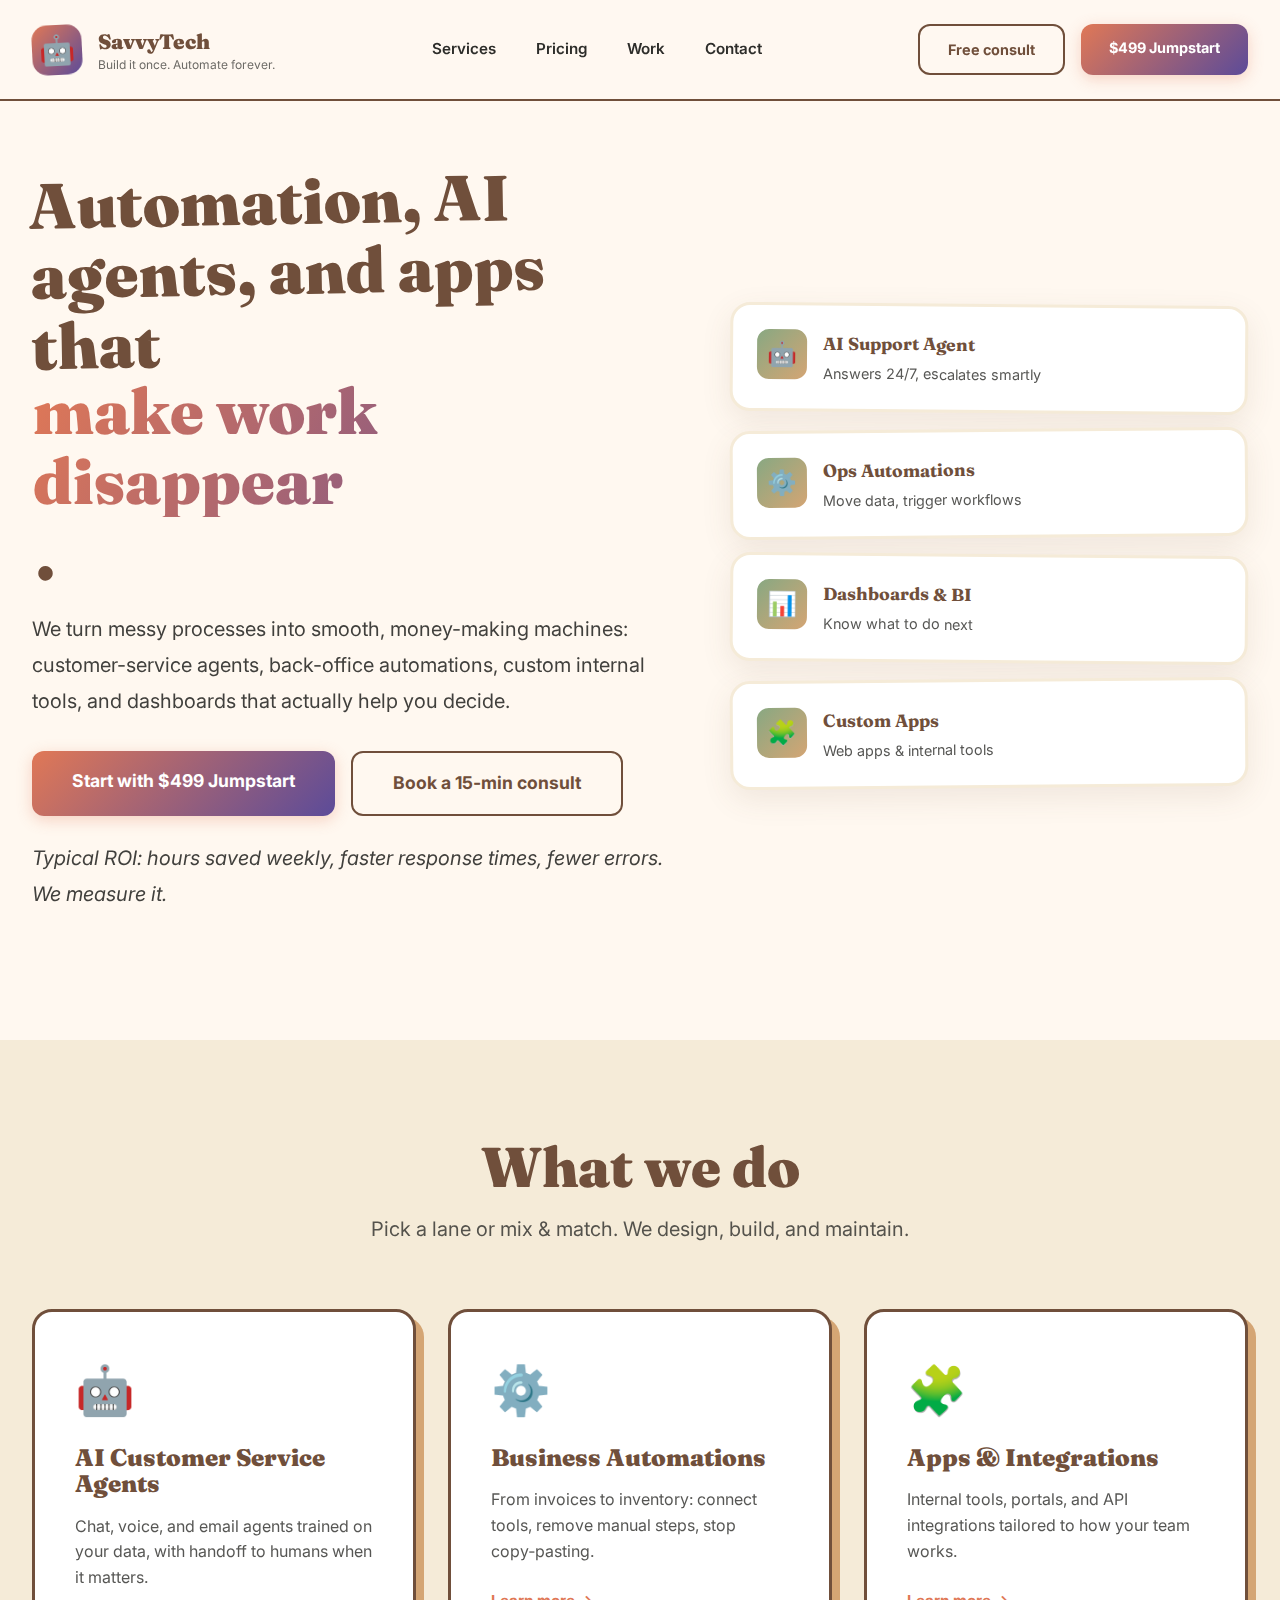
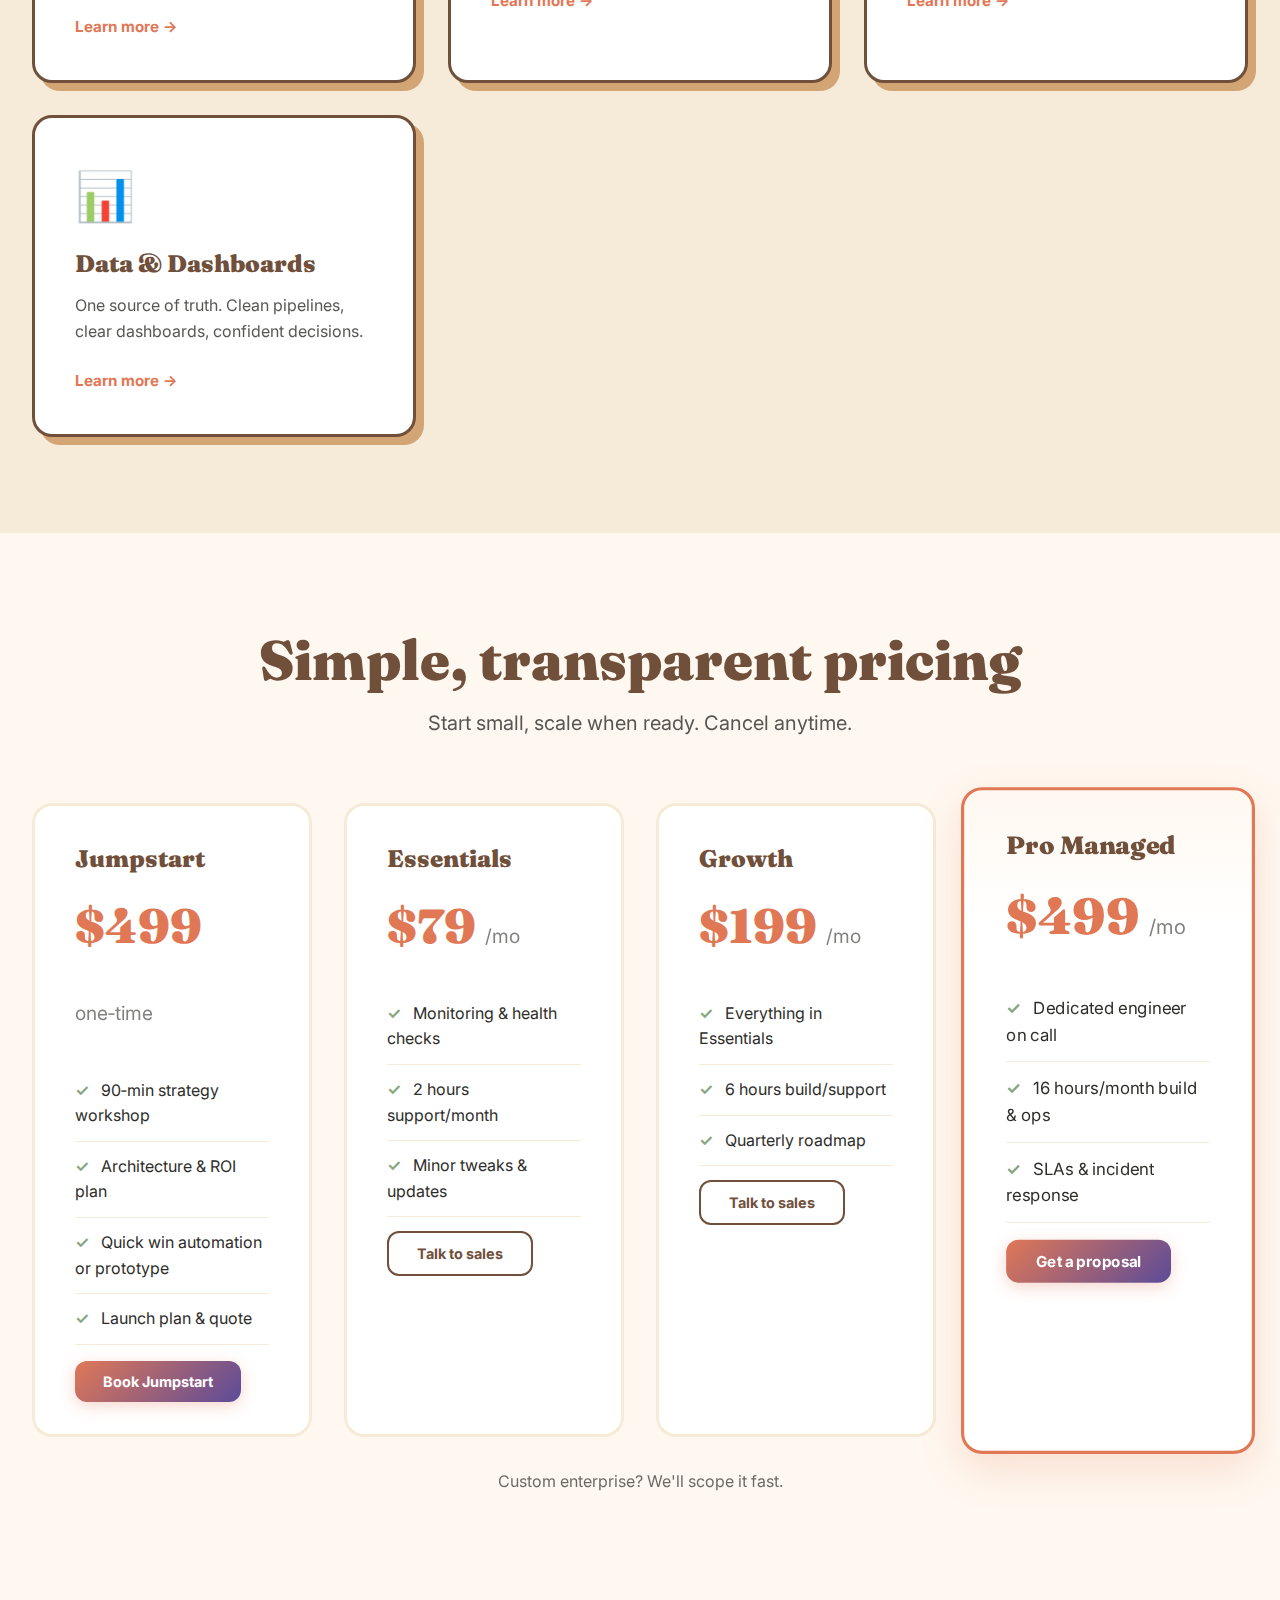
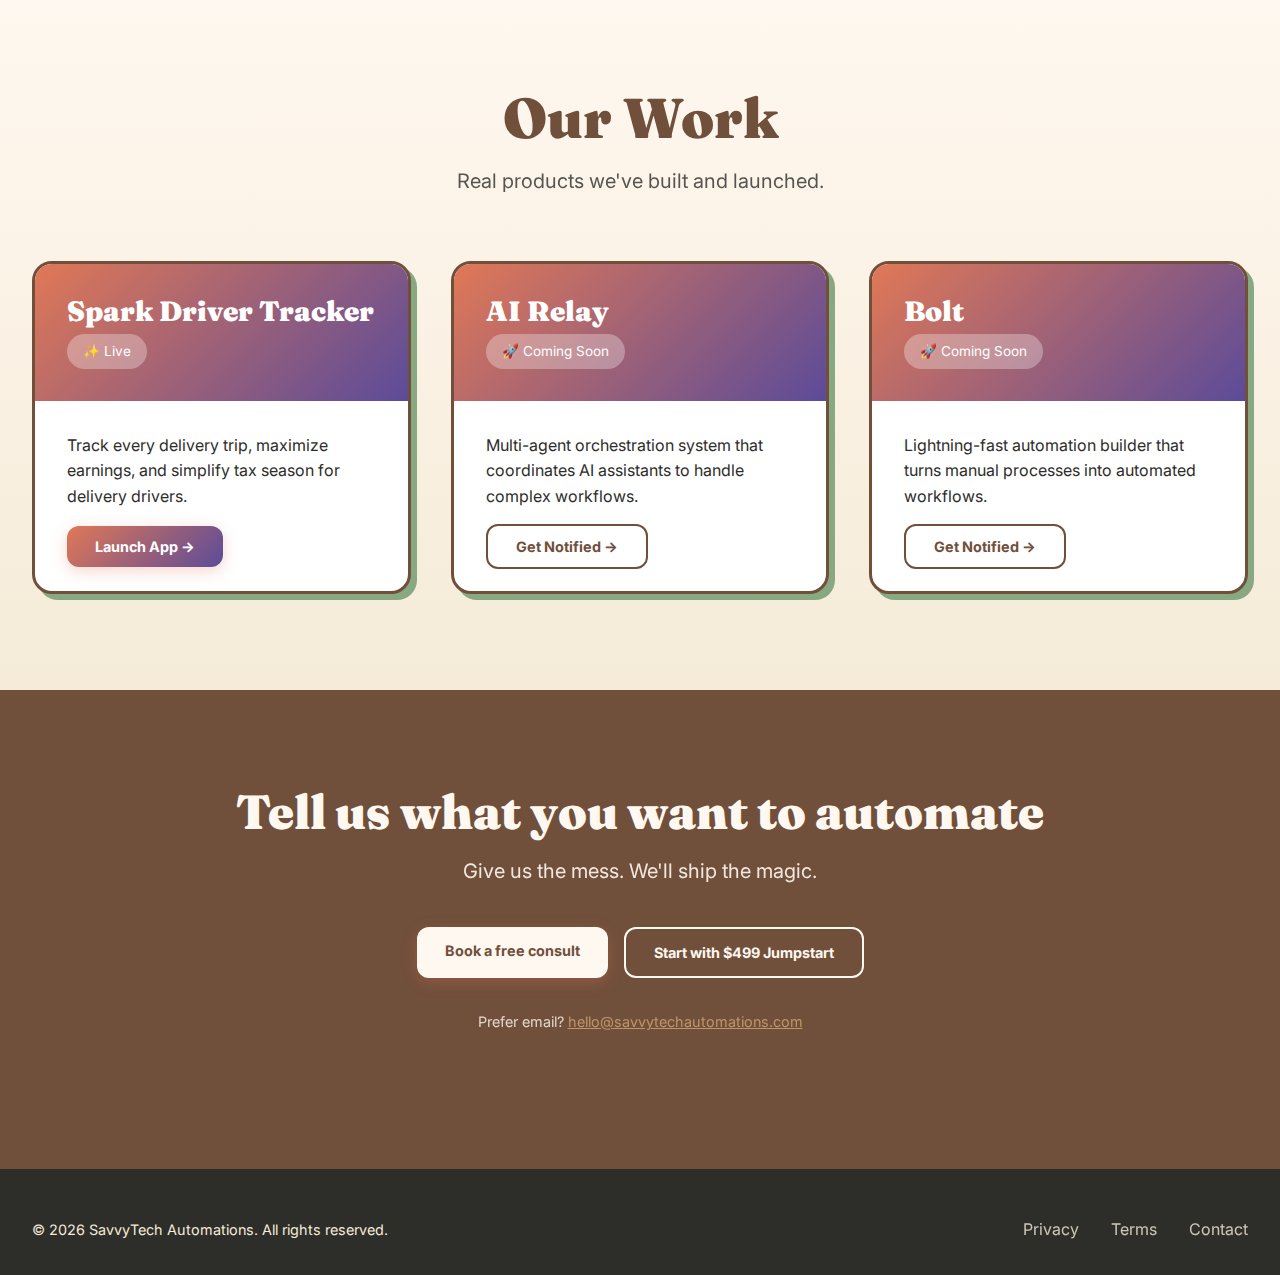
<file: index.html>
<!doctype html>
<html lang="en">
<head>
  <meta charset="utf-8" />
  <meta name="viewport" content="width=device-width, initial-scale=1" />
  <title>SavvyTech Automations — Build it once. Automate forever.</title>
  <meta name="description" content="Automation, AI agents, custom apps, and data dashboards for small biz to enterprise. Start with a $499 Jumpstart or book a free consult." />
  <link href="https://fonts.googleapis.com/css2?family=Inter:wght@400;600;800&family=Fraunces:wght@700;900&display=swap" rel="stylesheet">
  <meta property="og:title" content="SavvyTech Automations" />
  <meta property="og:description" content="We build automations, AI support agents, internal apps, and revenue-boosting data workflows." />
  <meta property="og:type" content="website" />
  <meta property="og:url" content="https://savvytechautomations.com" />
  <style>
    * {
      margin: 0;
      padding: 0;
      box-sizing: border-box;
    }

    :root {
      /* 2025 Trend: Earth tones + vibrant accents */
      --mocha: #704F3B;
      --tan: #D4A574;
      --sage: #88A882;
      --terracotta: #E07856;
      --deep-purple: #5C4B99;
      --warm-white: #FFF8F0;
      --charcoal: #2D2D2A;
      --cream: #F5EBD8;
    }

    body {
      font-family: 'Inter', -apple-system, BlinkMacSystemFont, sans-serif;
      background: var(--warm-white);
      color: var(--charcoal);
      line-height: 1.6;
    }

    /* Expressive typography - High contrast serif + sans-serif */
    h1, h2, h3 {
      font-family: 'Fraunces', serif;
      font-weight: 900;
      line-height: 1.1;
    }

    /* Header - Clean, sticky with earth tones */
    header {
      background: rgba(255, 248, 240, 0.95);
      backdrop-filter: blur(10px);
      border-bottom: 2px solid var(--mocha);
      position: sticky;
      top: 0;
      z-index: 100;
      padding: 1.5rem 2rem;
    }

    .header-container {
      max-width: 1400px;
      margin: 0 auto;
      display: flex;
      justify-content: space-between;
      align-items: center;
    }

    .logo {
      display: flex;
      align-items: center;
      gap: 1rem;
    }

    .logo-icon {
      width: 50px;
      height: 50px;
      background: linear-gradient(135deg, var(--terracotta) 0%, var(--deep-purple) 100%);
      border-radius: 15px;
      display: flex;
      align-items: center;
      justify-content: center;
      font-size: 1.8rem;
      transform: rotate(-3deg); /* Anti-design: intentional tilt */
    }

    .logo-text {
      font-family: 'Fraunces', serif;
      font-weight: 900;
      font-size: 1.3rem;
      color: var(--mocha);
    }

    .logo-tagline {
      font-size: 0.75rem;
      color: var(--charcoal);
      opacity: 0.7;
      margin-top: -4px;
    }

    nav {
      display: flex;
      gap: 2.5rem;
      align-items: center;
    }

    nav a {
      text-decoration: none;
      color: var(--charcoal);
      font-weight: 600;
      font-size: 0.95rem;
      transition: color 0.3s;
      position: relative;
    }

    nav a:hover {
      color: var(--terracotta);
    }

    nav a::after {
      content: '';
      position: absolute;
      bottom: -5px;
      left: 0;
      width: 0;
      height: 2px;
      background: var(--terracotta);
      transition: width 0.3s;
    }

    nav a:hover::after {
      width: 100%;
    }

    .cta-buttons {
      display: flex;
      gap: 1rem;
    }

    .btn {
      padding: 0.75rem 1.75rem;
      border-radius: 12px;
      font-weight: 700;
      text-decoration: none;
      transition: all 0.3s;
      font-size: 0.9rem;
      border: none;
      cursor: pointer;
    }

    .btn-primary {
      background: linear-gradient(135deg, var(--terracotta) 0%, var(--deep-purple) 100%);
      color: white;
      box-shadow: 0 4px 15px rgba(224, 120, 86, 0.3);
    }

    .btn-primary:hover {
      transform: translateY(-2px);
      box-shadow: 0 6px 20px rgba(224, 120, 86, 0.4);
    }

    .btn-secondary {
      background: transparent;
      border: 2px solid var(--mocha);
      color: var(--mocha);
    }

    .btn-secondary:hover {
      background: var(--mocha);
      color: var(--warm-white);
    }

    /* Hero - Asymmetric layout (anti-design trend) */
    .hero {
      max-width: 1400px;
      margin: 0 auto;
      padding: 4rem 2rem 6rem;
      display: grid;
      grid-template-columns: 1.1fr 0.9fr; /* Intentionally asymmetric */
      gap: 4rem;
      align-items: center;
    }

    .hero-content h1 {
      font-size: 4rem;
      color: var(--mocha);
      margin-bottom: 1.5rem;
      transform: rotate(-1deg); /* Subtle tilt for anti-design */
    }

    .hero-content h1 .highlight {
      background: linear-gradient(120deg, var(--terracotta) 0%, var(--deep-purple) 100%);
      -webkit-background-clip: text;
      -webkit-text-fill-color: transparent;
      background-clip: text;
      display: inline-block;
      transform: rotate(1deg); /* Counter-rotate for emphasis */
    }

    .hero-content p {
      font-size: 1.25rem;
      color: var(--charcoal);
      margin-bottom: 2rem;
      line-height: 1.8;
      opacity: 0.9;
    }

    .hero-buttons {
      display: flex;
      gap: 1rem;
      flex-wrap: wrap;
      margin-bottom: 1.5rem;
    }

    .hero-buttons .btn {
      padding: 1rem 2.5rem;
      font-size: 1.1rem;
    }

    .roi-note {
      font-size: 0.85rem;
      color: var(--mocha);
      font-style: italic;
    }

    /* Hero visual - photo cutout style */
    .hero-visual {
      position: relative;
    }

    .feature-card {
      background: white;
      border-radius: 20px;
      padding: 1.5rem;
      box-shadow: 0 10px 30px rgba(112, 79, 59, 0.1);
      border: 3px solid var(--cream);
      margin-bottom: 1rem;
      transform: rotate(0.5deg); /* Subtle rotation */
      transition: transform 0.3s;
    }

    .feature-card:nth-child(even) {
      transform: rotate(-0.5deg); /* Alternate rotation */
    }

    .feature-card:hover {
      transform: rotate(0deg) scale(1.02);
    }

    .feature-icon {
      width: 50px;
      height: 50px;
      background: linear-gradient(135deg, var(--sage) 0%, var(--tan) 100%);
      border-radius: 12px;
      display: flex;
      align-items: center;
      justify-content: center;
      font-size: 1.5rem;
      float: left;
      margin-right: 1rem;
    }

    .feature-title {
      font-family: 'Fraunces', serif;
      font-size: 1.1rem;
      font-weight: 700;
      color: var(--mocha);
      margin-bottom: 0.25rem;
    }

    .feature-desc {
      font-size: 0.9rem;
      color: var(--charcoal);
      opacity: 0.8;
    }

    /* Services - Bold, layered cards */
    .services {
      background: var(--cream);
      padding: 6rem 2rem;
    }

    .section-header {
      max-width: 800px;
      margin: 0 auto 4rem;
      text-align: center;
    }

    .section-header h2 {
      font-size: 3.5rem;
      color: var(--mocha);
      margin-bottom: 1rem;
    }

    .section-header p {
      font-size: 1.25rem;
      color: var(--charcoal);
      opacity: 0.8;
    }

    .services-grid {
      max-width: 1400px;
      margin: 0 auto;
      display: grid;
      grid-template-columns: repeat(auto-fit, minmax(300px, 1fr));
      gap: 2rem;
    }

    .service-card {
      background: white;
      padding: 2.5rem;
      border-radius: 20px;
      border: 3px solid var(--mocha);
      box-shadow: 8px 8px 0 var(--tan); /* Layered shadow - bold 2025 trend */
      transition: all 0.3s;
    }

    .service-card:hover {
      transform: translate(-4px, -4px);
      box-shadow: 12px 12px 0 var(--tan);
    }

    .service-card .emoji {
      font-size: 3rem;
      margin-bottom: 1rem;
    }

    .service-card h3 {
      font-size: 1.5rem;
      color: var(--mocha);
      margin-bottom: 1rem;
    }

    .service-card p {
      color: var(--charcoal);
      opacity: 0.8;
      margin-bottom: 1.5rem;
    }

    .service-card a {
      color: var(--terracotta);
      font-weight: 700;
      text-decoration: none;
      font-size: 0.95rem;
    }

    .service-card a:hover {
      text-decoration: underline;
    }

    /* Pricing - Warm, accessible */
    .pricing {
      padding: 6rem 2rem;
      background: var(--warm-white);
    }

    .pricing-grid {
      max-width: 1400px;
      margin: 0 auto;
      display: grid;
      grid-template-columns: repeat(auto-fit, minmax(280px, 1fr));
      gap: 2rem;
    }

    .pricing-card {
      background: white;
      border: 3px solid var(--cream);
      border-radius: 20px;
      padding: 2.5rem;
      transition: all 0.3s;
    }

    .pricing-card.featured {
      border-color: var(--terracotta);
      background: linear-gradient(180deg, var(--warm-white) 0%, white 20%);
      transform: scale(1.05);
      box-shadow: 0 15px 40px rgba(224, 120, 86, 0.2);
    }

    .pricing-card:hover {
      transform: translateY(-5px);
    }

    .pricing-card h3 {
      font-size: 1.5rem;
      color: var(--mocha);
      margin-bottom: 1rem;
    }

    .price {
      font-family: 'Fraunces', serif;
      font-size: 3rem;
      font-weight: 900;
      color: var(--terracotta);
      margin: 1rem 0;
    }

    .price span {
      font-size: 1.2rem;
      color: var(--charcoal);
      opacity: 0.6;
      font-family: 'Inter', sans-serif;
      font-weight: 400;
    }

    .pricing-card ul {
      list-style: none;
      margin: 1.5rem 0;
    }

    .pricing-card ul li {
      padding: 0.75rem 0;
      border-bottom: 1px solid var(--cream);
      color: var(--charcoal);
    }

    .pricing-card ul li::before {
      content: "✓";
      color: var(--sage);
      font-weight: bold;
      margin-right: 0.75rem;
    }

    .pricing-card .btn {
      width: 100%;
      text-align: center;
      margin-top: 1.5rem;
    }

    /* Work/Portfolio */
    .work {
      padding: 6rem 2rem;
      background: linear-gradient(180deg, var(--warm-white) 0%, var(--cream) 100%);
    }

    .work-grid {
      max-width: 1400px;
      margin: 0 auto;
      display: grid;
      grid-template-columns: repeat(auto-fit, minmax(350px, 1fr));
      gap: 2.5rem;
    }

    .work-card {
      background: white;
      border-radius: 20px;
      overflow: hidden;
      border: 3px solid var(--mocha);
      box-shadow: 6px 6px 0 var(--sage);
      transition: all 0.3s;
    }

    .work-card:hover {
      transform: translate(-3px, -3px);
      box-shadow: 9px 9px 0 var(--sage);
    }

    .work-header {
      background: linear-gradient(135deg, var(--terracotta) 0%, var(--deep-purple) 100%);
      padding: 2rem;
      color: white;
    }

    .work-header h3 {
      font-size: 1.75rem;
      margin-bottom: 0.5rem;
    }

    .badge {
      background: rgba(255, 255, 255, 0.3);
      padding: 0.4rem 1rem;
      border-radius: 20px;
      font-size: 0.85rem;
      display: inline-block;
    }

    .work-body {
      padding: 2rem;
    }

    .work-body p {
      color: var(--charcoal);
      margin-bottom: 1.5rem;
    }

    /* Contact - Dark, warm */
    .contact {
      background: var(--mocha);
      color: var(--warm-white);
      padding: 6rem 2rem;
      text-align: center;
    }

    .contact h2 {
      font-size: 3rem;
      color: var(--warm-white);
      margin-bottom: 1rem;
    }

    .contact p {
      font-size: 1.25rem;
      opacity: 0.9;
      margin-bottom: 2.5rem;
    }

    .contact-buttons {
      display: flex;
      gap: 1rem;
      justify-content: center;
      flex-wrap: wrap;
      margin-bottom: 2rem;
    }

    .contact-buttons .btn-primary {
      background: var(--warm-white);
      color: var(--mocha);
    }

    .contact-buttons .btn-secondary {
      border-color: var(--warm-white);
      color: var(--warm-white);
    }

    .contact-buttons .btn-secondary:hover {
      background: var(--warm-white);
      color: var(--mocha);
    }

    .contact .email-link {
      color: var(--tan);
      text-decoration: underline;
    }

    /* Footer */
    footer {
      background: var(--charcoal);
      color: var(--cream);
      padding: 3rem 2rem 2rem;
    }

    .footer-container {
      max-width: 1400px;
      margin: 0 auto;
      display: flex;
      justify-content: space-between;
      align-items: center;
      flex-wrap: wrap;
      gap: 2rem;
    }

    .footer-links {
      display: flex;
      gap: 2rem;
    }

    .footer-links a {
      color: var(--cream);
      text-decoration: none;
      opacity: 0.8;
      transition: opacity 0.3s;
    }

    .footer-links a:hover {
      opacity: 1;
    }

    /* Mobile responsive */
    @media (max-width: 968px) {
      nav {
        display: none; /* Simplify for mobile */
      }

      .hero {
        grid-template-columns: 1fr;
        padding: 3rem 1.5rem;
      }

      .hero-content h1 {
        font-size: 2.5rem;
      }

      .section-header h2 {
        font-size: 2.5rem;
      }

      .contact h2 {
        font-size: 2rem;
      }

      .footer-container {
        flex-direction: column;
        text-align: center;
      }
    }

    /* Large buttons - 2025 usability trend */
    @media (max-width: 768px) {
      .btn {
        width: 100%;
        padding: 1.25rem 2rem;
        font-size: 1rem;
      }

      .hero-buttons {
        flex-direction: column;
      }
    }
  </style>
</head>
<body>
  <!-- Header -->
  <header>
    <div class="header-container">
      <div class="logo">
        <div class="logo-icon">🤖</div>
        <div>
          <div class="logo-text">SavvyTech</div>
          <div class="logo-tagline">Build it once. Automate forever.</div>
        </div>
      </div>
      <nav>
        <a href="#services">Services</a>
        <a href="#pricing">Pricing</a>
        <a href="#work">Work</a>
        <a href="#contact">Contact</a>
      </nav>
      <div class="cta-buttons">
        <a href="#contact" class="btn btn-secondary">Free consult</a>
        <a href="#jumpstart" class="btn btn-primary">$499 Jumpstart</a>
      </div>
    </div>
  </header>

  <!-- Hero -->
  <section class="hero">
    <div class="hero-content">
      <h1>Automation, AI agents, and apps that <span class="highlight">make work disappear</span>.</h1>
      <p>We turn messy processes into smooth, money-making machines: customer-service agents, back-office automations, custom internal tools, and dashboards that actually help you decide.</p>
      <div class="hero-buttons">
        <a href="#jumpstart" class="btn btn-primary">Start with $499 Jumpstart</a>
        <a href="#contact" class="btn btn-secondary">Book a 15‑min consult</a>
      </div>
      <p class="roi-note">Typical ROI: hours saved weekly, faster response times, fewer errors. We measure it.</p>
    </div>
    <div class="hero-visual">
      <div class="feature-card">
        <div class="feature-icon">🤖</div>
        <div>
          <div class="feature-title">AI Support Agent</div>
          <div class="feature-desc">Answers 24/7, escalates smartly</div>
        </div>
      </div>
      <div class="feature-card">
        <div class="feature-icon">⚙️</div>
        <div>
          <div class="feature-title">Ops Automations</div>
          <div class="feature-desc">Move data, trigger workflows</div>
        </div>
      </div>
      <div class="feature-card">
        <div class="feature-icon">📊</div>
        <div>
          <div class="feature-title">Dashboards & BI</div>
          <div class="feature-desc">Know what to do next</div>
        </div>
      </div>
      <div class="feature-card">
        <div class="feature-icon">🧩</div>
        <div>
          <div class="feature-title">Custom Apps</div>
          <div class="feature-desc">Web apps & internal tools</div>
        </div>
      </div>
    </div>
  </section>

  <!-- Services -->
  <section id="services" class="services">
    <div class="section-header">
      <h2>What we do</h2>
      <p>Pick a lane or mix & match. We design, build, and maintain.</p>
    </div>
    <div class="services-grid">
      <div class="service-card">
        <div class="emoji">🤖</div>
        <h3>AI Customer Service Agents</h3>
        <p>Chat, voice, and email agents trained on your data, with handoff to humans when it matters.</p>
        <a href="#contact">Learn more →</a>
      </div>
      <div class="service-card">
        <div class="emoji">⚙️</div>
        <h3>Business Automations</h3>
        <p>From invoices to inventory: connect tools, remove manual steps, stop copy‑pasting.</p>
        <a href="#contact">Learn more →</a>
      </div>
      <div class="service-card">
        <div class="emoji">🧩</div>
        <h3>Apps & Integrations</h3>
        <p>Internal tools, portals, and API integrations tailored to how your team works.</p>
        <a href="#contact">Learn more →</a>
      </div>
      <div class="service-card">
        <div class="emoji">📊</div>
        <h3>Data & Dashboards</h3>
        <p>One source of truth. Clean pipelines, clear dashboards, confident decisions.</p>
        <a href="#contact">Learn more →</a>
      </div>
    </div>
  </section>

  <!-- Pricing -->
  <section id="pricing" class="pricing">
    <div class="section-header">
      <h2>Simple, transparent pricing</h2>
      <p>Start small, scale when ready. Cancel anytime.</p>
    </div>
    <div class="pricing-grid">
      <div id="jumpstart" class="pricing-card">
        <h3>Jumpstart</h3>
        <div class="price">$499 <span>one‑time</span></div>
        <ul>
          <li>90‑min strategy workshop</li>
          <li>Architecture & ROI plan</li>
          <li>Quick win automation or prototype</li>
          <li>Launch plan & quote</li>
        </ul>
        <a href="#contact" class="btn btn-primary">Book Jumpstart</a>
      </div>
      <div class="pricing-card">
        <h3>Essentials</h3>
        <div class="price">$79 <span>/mo</span></div>
        <ul>
          <li>Monitoring & health checks</li>
          <li>2 hours support/month</li>
          <li>Minor tweaks & updates</li>
        </ul>
        <a href="#contact" class="btn btn-secondary">Talk to sales</a>
      </div>
      <div class="pricing-card">
        <h3>Growth</h3>
        <div class="price">$199 <span>/mo</span></div>
        <ul>
          <li>Everything in Essentials</li>
          <li>6 hours build/support</li>
          <li>Quarterly roadmap</li>
        </ul>
        <a href="#contact" class="btn btn-secondary">Talk to sales</a>
      </div>
      <div class="pricing-card featured">
        <h3>Pro Managed</h3>
        <div class="price">$499 <span>/mo</span></div>
        <ul>
          <li>Dedicated engineer on call</li>
          <li>16 hours/month build & ops</li>
          <li>SLAs & incident response</li>
        </ul>
        <a href="#contact" class="btn btn-primary">Get a proposal</a>
      </div>
    </div>
    <p style="text-align: center; margin-top: 2rem; color: var(--charcoal); opacity: 0.7;">Custom enterprise? We'll scope it fast.</p>
  </section>

  <!-- Work/Products -->
  <section id="work" class="work">
    <div class="section-header">
      <h2>Our Work</h2>
      <p>Real products we've built and launched.</p>
    </div>
    <div class="work-grid">
      <div class="work-card">
        <div class="work-header">
          <h3>Spark Driver Tracker</h3>
          <span class="badge">✨ Live</span>
        </div>
        <div class="work-body">
          <p>Track every delivery trip, maximize earnings, and simplify tax season for delivery drivers.</p>
          <a href="https://sparkdrivertracker-gatvawrbusycdxuyat6lmb.streamlit.app" class="btn btn-primary">Launch App →</a>
        </div>
      </div>
      <div class="work-card">
        <div class="work-header">
          <h3>AI Relay</h3>
          <span class="badge">🚀 Coming Soon</span>
        </div>
        <div class="work-body">
          <p>Multi-agent orchestration system that coordinates AI assistants to handle complex workflows.</p>
          <a href="#contact" class="btn btn-secondary">Get Notified →</a>
        </div>
      </div>
      <div class="work-card">
        <div class="work-header">
          <h3>Bolt</h3>
          <span class="badge">🚀 Coming Soon</span>
        </div>
        <div class="work-body">
          <p>Lightning-fast automation builder that turns manual processes into automated workflows.</p>
          <a href="#contact" class="btn btn-secondary">Get Notified →</a>
        </div>
      </div>
    </div>
  </section>

  <!-- Contact -->
  <section id="contact" class="contact">
    <div>
      <h2>Tell us what you want to automate</h2>
      <p>Give us the mess. We'll ship the magic.</p>
      <div class="contact-buttons">
        <a href="mailto:hello@savvytechautomations.com" class="btn btn-primary">Book a free consult</a>
        <a href="#jumpstart" class="btn btn-secondary">Start with $499 Jumpstart</a>
      </div>
      <p style="font-size: 0.9rem; opacity: 0.8;">Prefer email? <a href="mailto:hello@savvytechautomations.com" class="email-link">hello@savvytechautomations.com</a></p>
    </div>
  </section>

  <!-- Footer -->
  <footer>
    <div class="footer-container">
      <div style="font-size: 0.9rem;">© <span id="year"></span> SavvyTech Automations. All rights reserved.</div>
      <div class="footer-links">
        <a href="#">Privacy</a>
        <a href="#">Terms</a>
        <a href="mailto:hello@savvytechautomations.com">Contact</a>
      </div>
    </div>
  </footer>

  <script>
    document.getElementById('year').textContent = new Date().getFullYear();

    // Smooth scroll
    document.querySelectorAll('a[href^="#"]').forEach(anchor => {
      anchor.addEventListener('click', function(e) {
        e.preventDefault();
        const target = document.querySelector(this.getAttribute('href'));
        if (target) {
          target.scrollIntoView({ behavior: 'smooth', block: 'start' });
        }
      });
    });
  </script>
</body>
</html>
<!-- SSL cert renewal trigger - Sun Oct  5 22:56:23 CDT 2025 -->
</file>
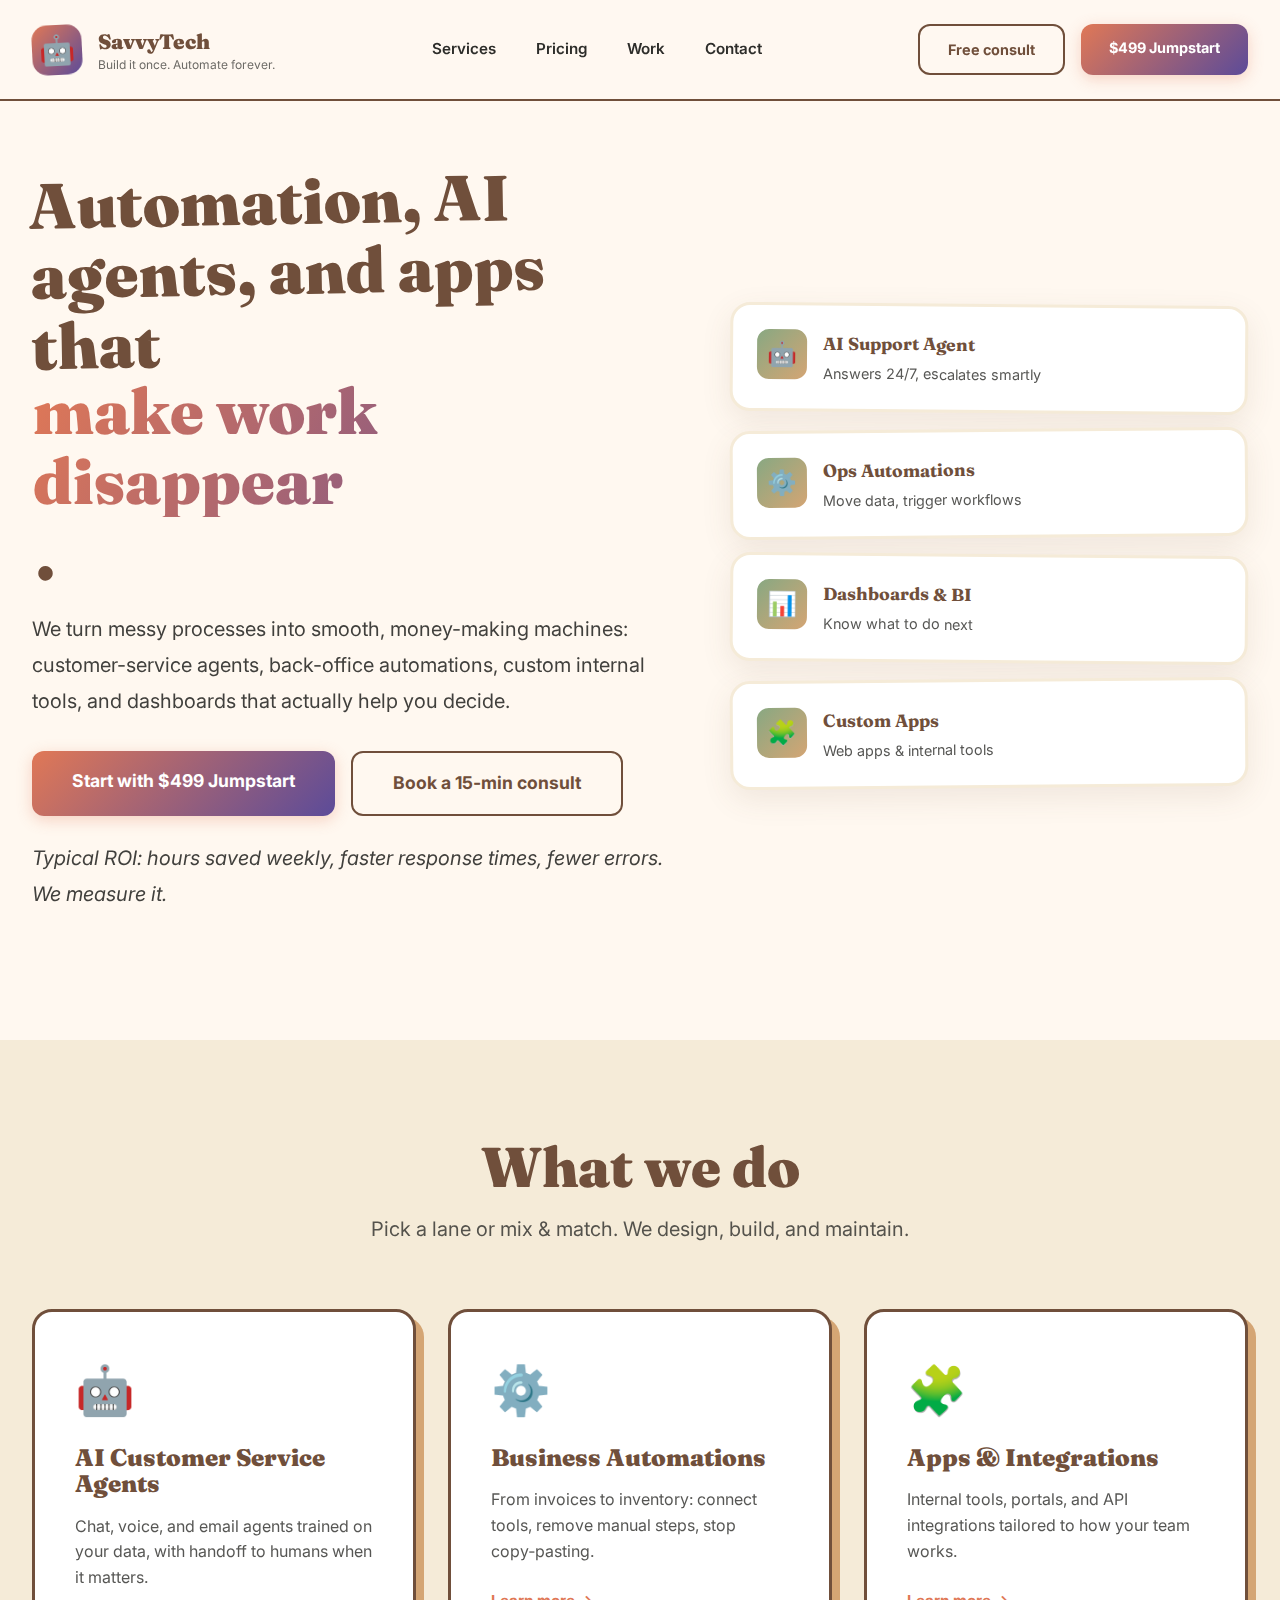
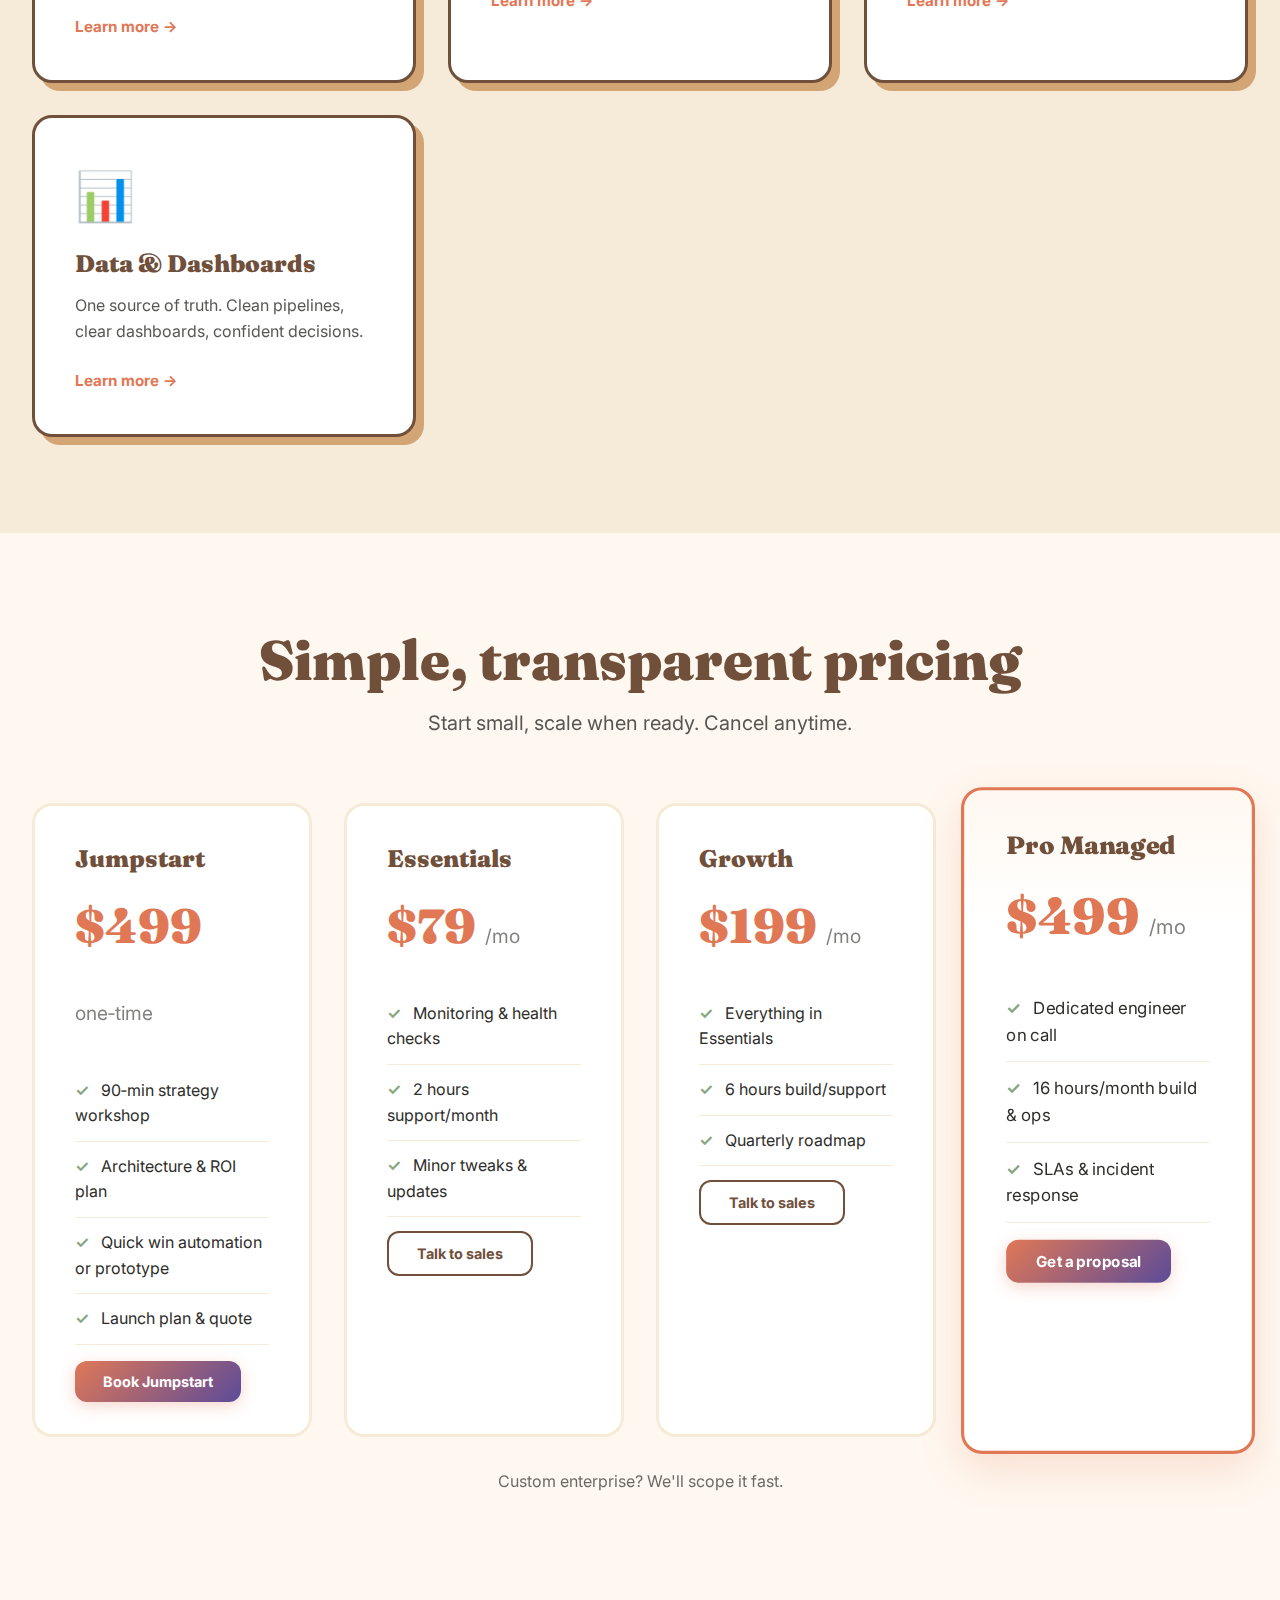
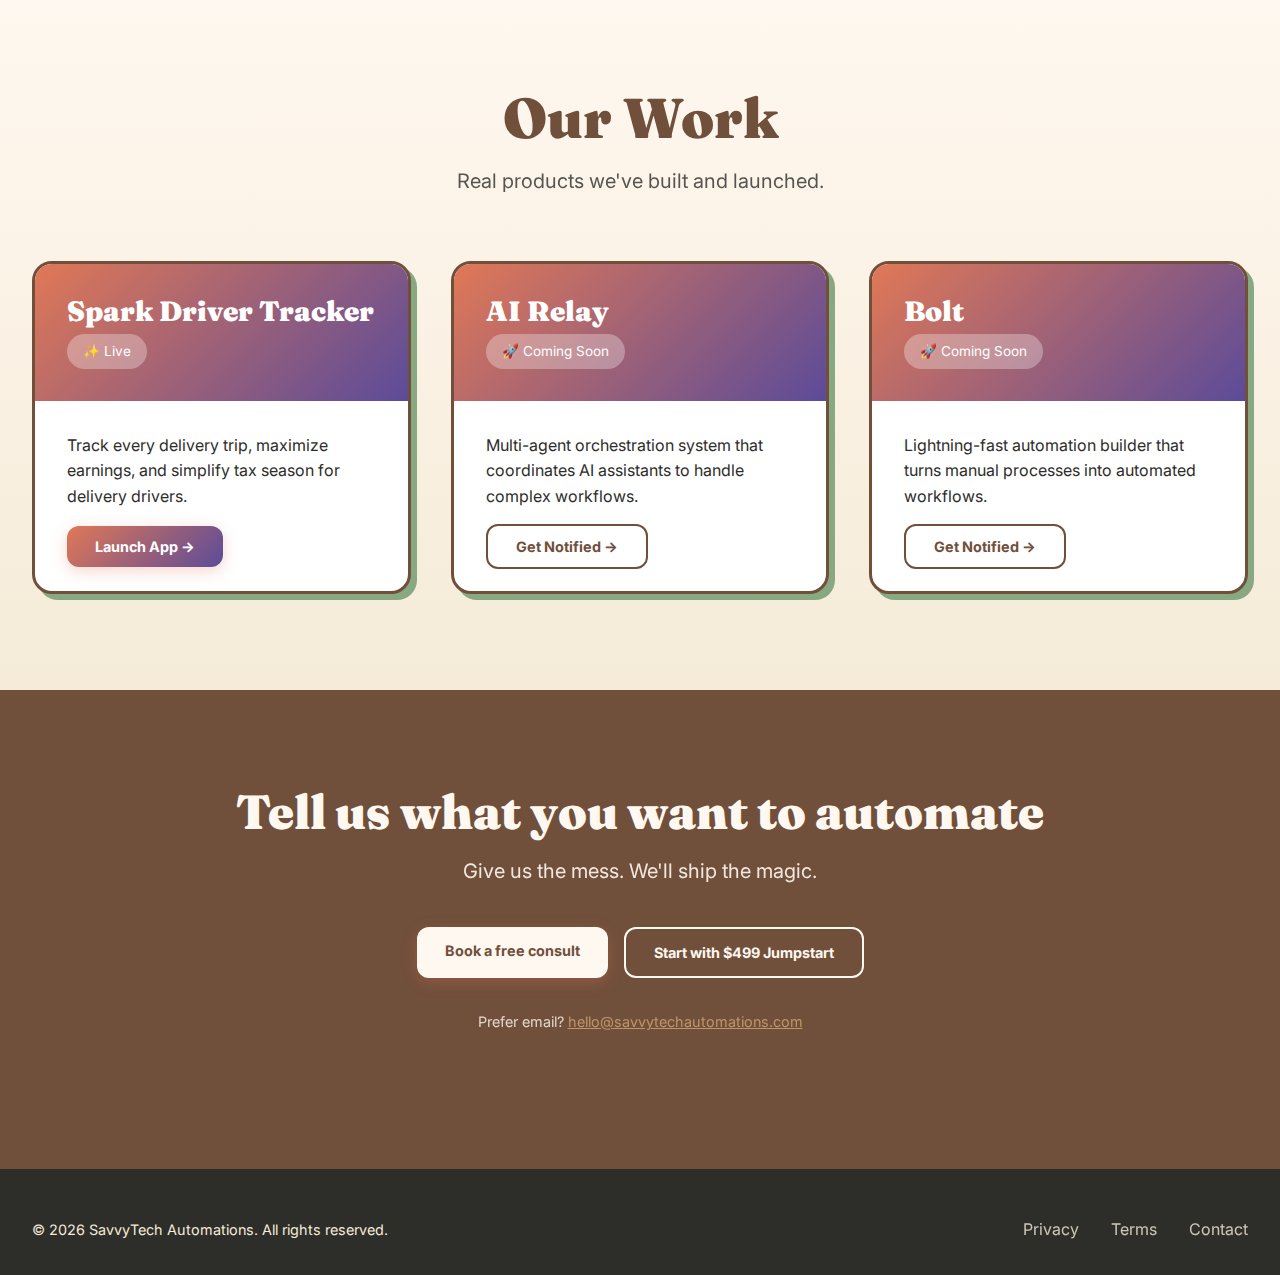
<file: index-2025-redesign.html>
<!doctype html>
<html lang="en">
<head>
  <meta charset="utf-8" />
  <meta name="viewport" content="width=device-width, initial-scale=1" />
  <title>SavvyTech Automations — Build it once. Automate forever.</title>
  <meta name="description" content="Automation, AI agents, custom apps, and data dashboards for small biz to enterprise. Start with a $499 Jumpstart or book a free consult." />
  <link href="https://fonts.googleapis.com/css2?family=Inter:wght@400;600;800&family=Fraunces:wght@700;900&display=swap" rel="stylesheet">
  <meta property="og:title" content="SavvyTech Automations" />
  <meta property="og:description" content="We build automations, AI support agents, internal apps, and revenue-boosting data workflows." />
  <meta property="og:type" content="website" />
  <meta property="og:url" content="https://savvytechautomations.com" />
  <style>
    * {
      margin: 0;
      padding: 0;
      box-sizing: border-box;
    }

    :root {
      /* 2025 Trend: Earth tones + vibrant accents */
      --mocha: #704F3B;
      --tan: #D4A574;
      --sage: #88A882;
      --terracotta: #E07856;
      --deep-purple: #5C4B99;
      --warm-white: #FFF8F0;
      --charcoal: #2D2D2A;
      --cream: #F5EBD8;
    }

    body {
      font-family: 'Inter', -apple-system, BlinkMacSystemFont, sans-serif;
      background: var(--warm-white);
      color: var(--charcoal);
      line-height: 1.6;
    }

    /* Expressive typography - High contrast serif + sans-serif */
    h1, h2, h3 {
      font-family: 'Fraunces', serif;
      font-weight: 900;
      line-height: 1.1;
    }

    /* Header - Clean, sticky with earth tones */
    header {
      background: rgba(255, 248, 240, 0.95);
      backdrop-filter: blur(10px);
      border-bottom: 2px solid var(--mocha);
      position: sticky;
      top: 0;
      z-index: 100;
      padding: 1.5rem 2rem;
    }

    .header-container {
      max-width: 1400px;
      margin: 0 auto;
      display: flex;
      justify-content: space-between;
      align-items: center;
    }

    .logo {
      display: flex;
      align-items: center;
      gap: 1rem;
    }

    .logo-icon {
      width: 50px;
      height: 50px;
      background: linear-gradient(135deg, var(--terracotta) 0%, var(--deep-purple) 100%);
      border-radius: 15px;
      display: flex;
      align-items: center;
      justify-content: center;
      font-size: 1.8rem;
      transform: rotate(-3deg); /* Anti-design: intentional tilt */
    }

    .logo-text {
      font-family: 'Fraunces', serif;
      font-weight: 900;
      font-size: 1.3rem;
      color: var(--mocha);
    }

    .logo-tagline {
      font-size: 0.75rem;
      color: var(--charcoal);
      opacity: 0.7;
      margin-top: -4px;
    }

    nav {
      display: flex;
      gap: 2.5rem;
      align-items: center;
    }

    nav a {
      text-decoration: none;
      color: var(--charcoal);
      font-weight: 600;
      font-size: 0.95rem;
      transition: color 0.3s;
      position: relative;
    }

    nav a:hover {
      color: var(--terracotta);
    }

    nav a::after {
      content: '';
      position: absolute;
      bottom: -5px;
      left: 0;
      width: 0;
      height: 2px;
      background: var(--terracotta);
      transition: width 0.3s;
    }

    nav a:hover::after {
      width: 100%;
    }

    .cta-buttons {
      display: flex;
      gap: 1rem;
    }

    .btn {
      padding: 0.75rem 1.75rem;
      border-radius: 12px;
      font-weight: 700;
      text-decoration: none;
      transition: all 0.3s;
      font-size: 0.9rem;
      border: none;
      cursor: pointer;
    }

    .btn-primary {
      background: linear-gradient(135deg, var(--terracotta) 0%, var(--deep-purple) 100%);
      color: white;
      box-shadow: 0 4px 15px rgba(224, 120, 86, 0.3);
    }

    .btn-primary:hover {
      transform: translateY(-2px);
      box-shadow: 0 6px 20px rgba(224, 120, 86, 0.4);
    }

    .btn-secondary {
      background: transparent;
      border: 2px solid var(--mocha);
      color: var(--mocha);
    }

    .btn-secondary:hover {
      background: var(--mocha);
      color: var(--warm-white);
    }

    /* Hero - Asymmetric layout (anti-design trend) */
    .hero {
      max-width: 1400px;
      margin: 0 auto;
      padding: 4rem 2rem 6rem;
      display: grid;
      grid-template-columns: 1.1fr 0.9fr; /* Intentionally asymmetric */
      gap: 4rem;
      align-items: center;
    }

    .hero-content h1 {
      font-size: 4rem;
      color: var(--mocha);
      margin-bottom: 1.5rem;
      transform: rotate(-1deg); /* Subtle tilt for anti-design */
    }

    .hero-content h1 .highlight {
      background: linear-gradient(120deg, var(--terracotta) 0%, var(--deep-purple) 100%);
      -webkit-background-clip: text;
      -webkit-text-fill-color: transparent;
      background-clip: text;
      display: inline-block;
      transform: rotate(1deg); /* Counter-rotate for emphasis */
    }

    .hero-content p {
      font-size: 1.25rem;
      color: var(--charcoal);
      margin-bottom: 2rem;
      line-height: 1.8;
      opacity: 0.9;
    }

    .hero-buttons {
      display: flex;
      gap: 1rem;
      flex-wrap: wrap;
      margin-bottom: 1.5rem;
    }

    .hero-buttons .btn {
      padding: 1rem 2.5rem;
      font-size: 1.1rem;
    }

    .roi-note {
      font-size: 0.85rem;
      color: var(--mocha);
      font-style: italic;
    }

    /* Hero visual - photo cutout style */
    .hero-visual {
      position: relative;
    }

    .feature-card {
      background: white;
      border-radius: 20px;
      padding: 1.5rem;
      box-shadow: 0 10px 30px rgba(112, 79, 59, 0.1);
      border: 3px solid var(--cream);
      margin-bottom: 1rem;
      transform: rotate(0.5deg); /* Subtle rotation */
      transition: transform 0.3s;
    }

    .feature-card:nth-child(even) {
      transform: rotate(-0.5deg); /* Alternate rotation */
    }

    .feature-card:hover {
      transform: rotate(0deg) scale(1.02);
    }

    .feature-icon {
      width: 50px;
      height: 50px;
      background: linear-gradient(135deg, var(--sage) 0%, var(--tan) 100%);
      border-radius: 12px;
      display: flex;
      align-items: center;
      justify-content: center;
      font-size: 1.5rem;
      float: left;
      margin-right: 1rem;
    }

    .feature-title {
      font-family: 'Fraunces', serif;
      font-size: 1.1rem;
      font-weight: 700;
      color: var(--mocha);
      margin-bottom: 0.25rem;
    }

    .feature-desc {
      font-size: 0.9rem;
      color: var(--charcoal);
      opacity: 0.8;
    }

    /* Services - Bold, layered cards */
    .services {
      background: var(--cream);
      padding: 6rem 2rem;
    }

    .section-header {
      max-width: 800px;
      margin: 0 auto 4rem;
      text-align: center;
    }

    .section-header h2 {
      font-size: 3.5rem;
      color: var(--mocha);
      margin-bottom: 1rem;
    }

    .section-header p {
      font-size: 1.25rem;
      color: var(--charcoal);
      opacity: 0.8;
    }

    .services-grid {
      max-width: 1400px;
      margin: 0 auto;
      display: grid;
      grid-template-columns: repeat(auto-fit, minmax(300px, 1fr));
      gap: 2rem;
    }

    .service-card {
      background: white;
      padding: 2.5rem;
      border-radius: 20px;
      border: 3px solid var(--mocha);
      box-shadow: 8px 8px 0 var(--tan); /* Layered shadow - bold 2025 trend */
      transition: all 0.3s;
    }

    .service-card:hover {
      transform: translate(-4px, -4px);
      box-shadow: 12px 12px 0 var(--tan);
    }

    .service-card .emoji {
      font-size: 3rem;
      margin-bottom: 1rem;
    }

    .service-card h3 {
      font-size: 1.5rem;
      color: var(--mocha);
      margin-bottom: 1rem;
    }

    .service-card p {
      color: var(--charcoal);
      opacity: 0.8;
      margin-bottom: 1.5rem;
    }

    .service-card a {
      color: var(--terracotta);
      font-weight: 700;
      text-decoration: none;
      font-size: 0.95rem;
    }

    .service-card a:hover {
      text-decoration: underline;
    }

    /* Pricing - Warm, accessible */
    .pricing {
      padding: 6rem 2rem;
      background: var(--warm-white);
    }

    .pricing-grid {
      max-width: 1400px;
      margin: 0 auto;
      display: grid;
      grid-template-columns: repeat(auto-fit, minmax(280px, 1fr));
      gap: 2rem;
    }

    .pricing-card {
      background: white;
      border: 3px solid var(--cream);
      border-radius: 20px;
      padding: 2.5rem;
      transition: all 0.3s;
    }

    .pricing-card.featured {
      border-color: var(--terracotta);
      background: linear-gradient(180deg, var(--warm-white) 0%, white 20%);
      transform: scale(1.05);
      box-shadow: 0 15px 40px rgba(224, 120, 86, 0.2);
    }

    .pricing-card:hover {
      transform: translateY(-5px);
    }

    .pricing-card h3 {
      font-size: 1.5rem;
      color: var(--mocha);
      margin-bottom: 1rem;
    }

    .price {
      font-family: 'Fraunces', serif;
      font-size: 3rem;
      font-weight: 900;
      color: var(--terracotta);
      margin: 1rem 0;
    }

    .price span {
      font-size: 1.2rem;
      color: var(--charcoal);
      opacity: 0.6;
      font-family: 'Inter', sans-serif;
      font-weight: 400;
    }

    .pricing-card ul {
      list-style: none;
      margin: 1.5rem 0;
    }

    .pricing-card ul li {
      padding: 0.75rem 0;
      border-bottom: 1px solid var(--cream);
      color: var(--charcoal);
    }

    .pricing-card ul li::before {
      content: "✓";
      color: var(--sage);
      font-weight: bold;
      margin-right: 0.75rem;
    }

    .pricing-card .btn {
      width: 100%;
      text-align: center;
      margin-top: 1.5rem;
    }

    /* Work/Portfolio */
    .work {
      padding: 6rem 2rem;
      background: linear-gradient(180deg, var(--warm-white) 0%, var(--cream) 100%);
    }

    .work-grid {
      max-width: 1400px;
      margin: 0 auto;
      display: grid;
      grid-template-columns: repeat(auto-fit, minmax(350px, 1fr));
      gap: 2.5rem;
    }

    .work-card {
      background: white;
      border-radius: 20px;
      overflow: hidden;
      border: 3px solid var(--mocha);
      box-shadow: 6px 6px 0 var(--sage);
      transition: all 0.3s;
    }

    .work-card:hover {
      transform: translate(-3px, -3px);
      box-shadow: 9px 9px 0 var(--sage);
    }

    .work-header {
      background: linear-gradient(135deg, var(--terracotta) 0%, var(--deep-purple) 100%);
      padding: 2rem;
      color: white;
    }

    .work-header h3 {
      font-size: 1.75rem;
      margin-bottom: 0.5rem;
    }

    .badge {
      background: rgba(255, 255, 255, 0.3);
      padding: 0.4rem 1rem;
      border-radius: 20px;
      font-size: 0.85rem;
      display: inline-block;
    }

    .work-body {
      padding: 2rem;
    }

    .work-body p {
      color: var(--charcoal);
      margin-bottom: 1.5rem;
    }

    /* Contact - Dark, warm */
    .contact {
      background: var(--mocha);
      color: var(--warm-white);
      padding: 6rem 2rem;
      text-align: center;
    }

    .contact h2 {
      font-size: 3rem;
      color: var(--warm-white);
      margin-bottom: 1rem;
    }

    .contact p {
      font-size: 1.25rem;
      opacity: 0.9;
      margin-bottom: 2.5rem;
    }

    .contact-buttons {
      display: flex;
      gap: 1rem;
      justify-content: center;
      flex-wrap: wrap;
      margin-bottom: 2rem;
    }

    .contact-buttons .btn-primary {
      background: var(--warm-white);
      color: var(--mocha);
    }

    .contact-buttons .btn-secondary {
      border-color: var(--warm-white);
      color: var(--warm-white);
    }

    .contact-buttons .btn-secondary:hover {
      background: var(--warm-white);
      color: var(--mocha);
    }

    .contact .email-link {
      color: var(--tan);
      text-decoration: underline;
    }

    /* Footer */
    footer {
      background: var(--charcoal);
      color: var(--cream);
      padding: 3rem 2rem 2rem;
    }

    .footer-container {
      max-width: 1400px;
      margin: 0 auto;
      display: flex;
      justify-content: space-between;
      align-items: center;
      flex-wrap: wrap;
      gap: 2rem;
    }

    .footer-links {
      display: flex;
      gap: 2rem;
    }

    .footer-links a {
      color: var(--cream);
      text-decoration: none;
      opacity: 0.8;
      transition: opacity 0.3s;
    }

    .footer-links a:hover {
      opacity: 1;
    }

    /* Mobile responsive */
    @media (max-width: 968px) {
      nav {
        display: none; /* Simplify for mobile */
      }

      .hero {
        grid-template-columns: 1fr;
        padding: 3rem 1.5rem;
      }

      .hero-content h1 {
        font-size: 2.5rem;
      }

      .section-header h2 {
        font-size: 2.5rem;
      }

      .contact h2 {
        font-size: 2rem;
      }

      .footer-container {
        flex-direction: column;
        text-align: center;
      }
    }

    /* Large buttons - 2025 usability trend */
    @media (max-width: 768px) {
      .btn {
        width: 100%;
        padding: 1.25rem 2rem;
        font-size: 1rem;
      }

      .hero-buttons {
        flex-direction: column;
      }
    }
  </style>
</head>
<body>
  <!-- Header -->
  <header>
    <div class="header-container">
      <div class="logo">
        <div class="logo-icon">🤖</div>
        <div>
          <div class="logo-text">SavvyTech</div>
          <div class="logo-tagline">Build it once. Automate forever.</div>
        </div>
      </div>
      <nav>
        <a href="#services">Services</a>
        <a href="#pricing">Pricing</a>
        <a href="#work">Work</a>
        <a href="#contact">Contact</a>
      </nav>
      <div class="cta-buttons">
        <a href="#contact" class="btn btn-secondary">Free consult</a>
        <a href="#jumpstart" class="btn btn-primary">$499 Jumpstart</a>
      </div>
    </div>
  </header>

  <!-- Hero -->
  <section class="hero">
    <div class="hero-content">
      <h1>Automation, AI agents, and apps that <span class="highlight">make work disappear</span>.</h1>
      <p>We turn messy processes into smooth, money-making machines: customer-service agents, back-office automations, custom internal tools, and dashboards that actually help you decide.</p>
      <div class="hero-buttons">
        <a href="#jumpstart" class="btn btn-primary">Start with $499 Jumpstart</a>
        <a href="#contact" class="btn btn-secondary">Book a 15‑min consult</a>
      </div>
      <p class="roi-note">Typical ROI: hours saved weekly, faster response times, fewer errors. We measure it.</p>
    </div>
    <div class="hero-visual">
      <div class="feature-card">
        <div class="feature-icon">🤖</div>
        <div>
          <div class="feature-title">AI Support Agent</div>
          <div class="feature-desc">Answers 24/7, escalates smartly</div>
        </div>
      </div>
      <div class="feature-card">
        <div class="feature-icon">⚙️</div>
        <div>
          <div class="feature-title">Ops Automations</div>
          <div class="feature-desc">Move data, trigger workflows</div>
        </div>
      </div>
      <div class="feature-card">
        <div class="feature-icon">📊</div>
        <div>
          <div class="feature-title">Dashboards & BI</div>
          <div class="feature-desc">Know what to do next</div>
        </div>
      </div>
      <div class="feature-card">
        <div class="feature-icon">🧩</div>
        <div>
          <div class="feature-title">Custom Apps</div>
          <div class="feature-desc">Web apps & internal tools</div>
        </div>
      </div>
    </div>
  </section>

  <!-- Services -->
  <section id="services" class="services">
    <div class="section-header">
      <h2>What we do</h2>
      <p>Pick a lane or mix & match. We design, build, and maintain.</p>
    </div>
    <div class="services-grid">
      <div class="service-card">
        <div class="emoji">🤖</div>
        <h3>AI Customer Service Agents</h3>
        <p>Chat, voice, and email agents trained on your data, with handoff to humans when it matters.</p>
        <a href="#contact">Learn more →</a>
      </div>
      <div class="service-card">
        <div class="emoji">⚙️</div>
        <h3>Business Automations</h3>
        <p>From invoices to inventory: connect tools, remove manual steps, stop copy‑pasting.</p>
        <a href="#contact">Learn more →</a>
      </div>
      <div class="service-card">
        <div class="emoji">🧩</div>
        <h3>Apps & Integrations</h3>
        <p>Internal tools, portals, and API integrations tailored to how your team works.</p>
        <a href="#contact">Learn more →</a>
      </div>
      <div class="service-card">
        <div class="emoji">📊</div>
        <h3>Data & Dashboards</h3>
        <p>One source of truth. Clean pipelines, clear dashboards, confident decisions.</p>
        <a href="#contact">Learn more →</a>
      </div>
    </div>
  </section>

  <!-- Pricing -->
  <section id="pricing" class="pricing">
    <div class="section-header">
      <h2>Simple, transparent pricing</h2>
      <p>Start small, scale when ready. Cancel anytime.</p>
    </div>
    <div class="pricing-grid">
      <div id="jumpstart" class="pricing-card">
        <h3>Jumpstart</h3>
        <div class="price">$499 <span>one‑time</span></div>
        <ul>
          <li>90‑min strategy workshop</li>
          <li>Architecture & ROI plan</li>
          <li>Quick win automation or prototype</li>
          <li>Launch plan & quote</li>
        </ul>
        <a href="#contact" class="btn btn-primary">Book Jumpstart</a>
      </div>
      <div class="pricing-card">
        <h3>Essentials</h3>
        <div class="price">$79 <span>/mo</span></div>
        <ul>
          <li>Monitoring & health checks</li>
          <li>2 hours support/month</li>
          <li>Minor tweaks & updates</li>
        </ul>
        <a href="#contact" class="btn btn-secondary">Talk to sales</a>
      </div>
      <div class="pricing-card">
        <h3>Growth</h3>
        <div class="price">$199 <span>/mo</span></div>
        <ul>
          <li>Everything in Essentials</li>
          <li>6 hours build/support</li>
          <li>Quarterly roadmap</li>
        </ul>
        <a href="#contact" class="btn btn-secondary">Talk to sales</a>
      </div>
      <div class="pricing-card featured">
        <h3>Pro Managed</h3>
        <div class="price">$499 <span>/mo</span></div>
        <ul>
          <li>Dedicated engineer on call</li>
          <li>16 hours/month build & ops</li>
          <li>SLAs & incident response</li>
        </ul>
        <a href="#contact" class="btn btn-primary">Get a proposal</a>
      </div>
    </div>
    <p style="text-align: center; margin-top: 2rem; color: var(--charcoal); opacity: 0.7;">Custom enterprise? We'll scope it fast.</p>
  </section>

  <!-- Work/Products -->
  <section id="work" class="work">
    <div class="section-header">
      <h2>Our Work</h2>
      <p>Real products we've built and launched.</p>
    </div>
    <div class="work-grid">
      <div class="work-card">
        <div class="work-header">
          <h3>Spark Driver Tracker</h3>
          <span class="badge">✨ Live</span>
        </div>
        <div class="work-body">
          <p>Track every delivery trip, maximize earnings, and simplify tax season for delivery drivers.</p>
          <a href="https://sparkdrivertracker-gatvawrbusycdxuyat6lmb.streamlit.app" class="btn btn-primary">Launch App →</a>
        </div>
      </div>
      <div class="work-card">
        <div class="work-header">
          <h3>AI Relay</h3>
          <span class="badge">🚀 Coming Soon</span>
        </div>
        <div class="work-body">
          <p>Multi-agent orchestration system that coordinates AI assistants to handle complex workflows.</p>
          <a href="#contact" class="btn btn-secondary">Get Notified →</a>
        </div>
      </div>
      <div class="work-card">
        <div class="work-header">
          <h3>Bolt</h3>
          <span class="badge">🚀 Coming Soon</span>
        </div>
        <div class="work-body">
          <p>Lightning-fast automation builder that turns manual processes into automated workflows.</p>
          <a href="#contact" class="btn btn-secondary">Get Notified →</a>
        </div>
      </div>
    </div>
  </section>

  <!-- Contact -->
  <section id="contact" class="contact">
    <div>
      <h2>Tell us what you want to automate</h2>
      <p>Give us the mess. We'll ship the magic.</p>
      <div class="contact-buttons">
        <a href="mailto:hello@savvytechautomations.com" class="btn btn-primary">Book a free consult</a>
        <a href="#jumpstart" class="btn btn-secondary">Start with $499 Jumpstart</a>
      </div>
      <p style="font-size: 0.9rem; opacity: 0.8;">Prefer email? <a href="mailto:hello@savvytechautomations.com" class="email-link">hello@savvytechautomations.com</a></p>
    </div>
  </section>

  <!-- Footer -->
  <footer>
    <div class="footer-container">
      <div style="font-size: 0.9rem;">© <span id="year"></span> SavvyTech Automations. All rights reserved.</div>
      <div class="footer-links">
        <a href="#">Privacy</a>
        <a href="#">Terms</a>
        <a href="mailto:hello@savvytechautomations.com">Contact</a>
      </div>
    </div>
  </footer>

  <script>
    document.getElementById('year').textContent = new Date().getFullYear();

    // Smooth scroll
    document.querySelectorAll('a[href^="#"]').forEach(anchor => {
      anchor.addEventListener('click', function(e) {
        e.preventDefault();
        const target = document.querySelector(this.getAttribute('href'));
        if (target) {
          target.scrollIntoView({ behavior: 'smooth', block: 'start' });
        }
      });
    });
  </script>
</body>
</html>
</file>
